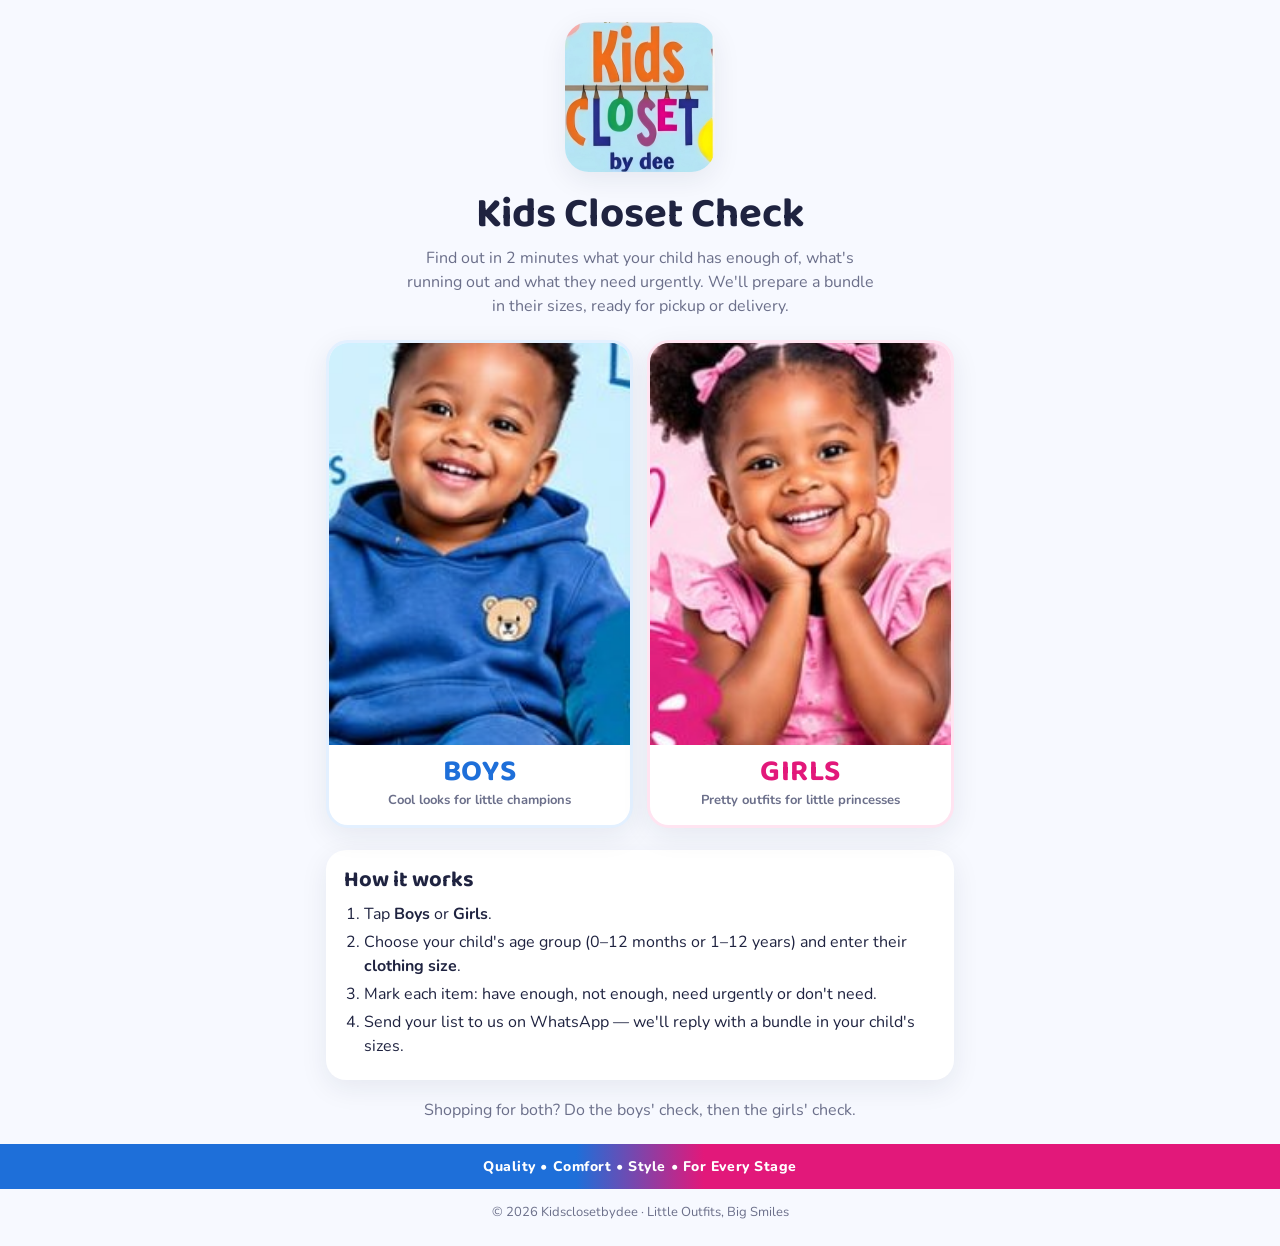
<file: index.html>
<!doctype html>
<html lang="en">
<head>
<meta charset="utf-8">
<meta name="viewport" content="width=device-width, initial-scale=1">
<title>Kids Closet Check · Kidsclosetbydee</title>
<meta name="description" content="Take 2 minutes to check your child's closet. Tap Boys or Girls to start.">
<meta property="og:title" content="Kids Closet Check · Kidsclosetbydee">
<meta property="og:description" content="Take 2 minutes to check your child's closet. Tap Boys or Girls to start.">
<meta property="og:image" content="assets/logo.jpg">
<link rel="icon" href="assets/logo.jpg">
<link rel="preconnect" href="https://fonts.googleapis.com">
<link rel="preconnect" href="https://fonts.gstatic.com" crossorigin>
<link href="https://fonts.googleapis.com/css2?family=Baloo+2:wght@700;800&family=Nunito:wght@400;600;700;800&display=swap" rel="stylesheet">
<link rel="stylesheet" href="assets/style.css">
</head>
<body class="landing">
<div class="wrap">
  <div class="brand"><img src="assets/logo.jpg" alt="Kids Closet by Dee"></div>
  <h1>Kids Closet Check</h1>
  <p class="lede">Find out in 2 minutes what your child has enough of, what's running out and what they need urgently. We'll prepare a bundle in their sizes, ready for pickup or delivery.</p>

  <div class="pick">
    <a class="boys" href="boys.html">
      <img src="assets/boy.jpg" alt="Smiling boy in a blue hoodie">
      <div class="label"><b>BOYS</b><span>Cool looks for little champions</span></div>
    </a>
    <a class="girls" href="girls.html">
      <img src="assets/girl.jpg" alt="Smiling girl in a pink dress">
      <div class="label"><b>GIRLS</b><span>Pretty outfits for little princesses</span></div>
    </a>
  </div>

  <div class="steps">
    <h2>How it works</h2>
    <ol>
      <li>Tap <b>Boys</b> or <b>Girls</b>.</li>
      <li>Choose your child's age group (0–12 months or 1–12 years) and enter their <b>clothing size</b>.</li>
      <li>Mark each item: have enough, not enough, need urgently or don't need.</li>
      <li>Send your list to us on WhatsApp — we'll reply with a bundle in your child's sizes.</li>
    </ol>
  </div>
  <p class="lede">Shopping for both? Do the boys' check, then the girls' check.</p>
</div>
<div class="ribbon">Quality • Comfort • Style • For Every Stage</div>
<footer>© <span id="y"></span> Kidsclosetbydee · Little Outfits, Big Smiles</footer>
<script>document.getElementById("y").textContent = new Date().getFullYear();</script>
</body>
</html>
</file>
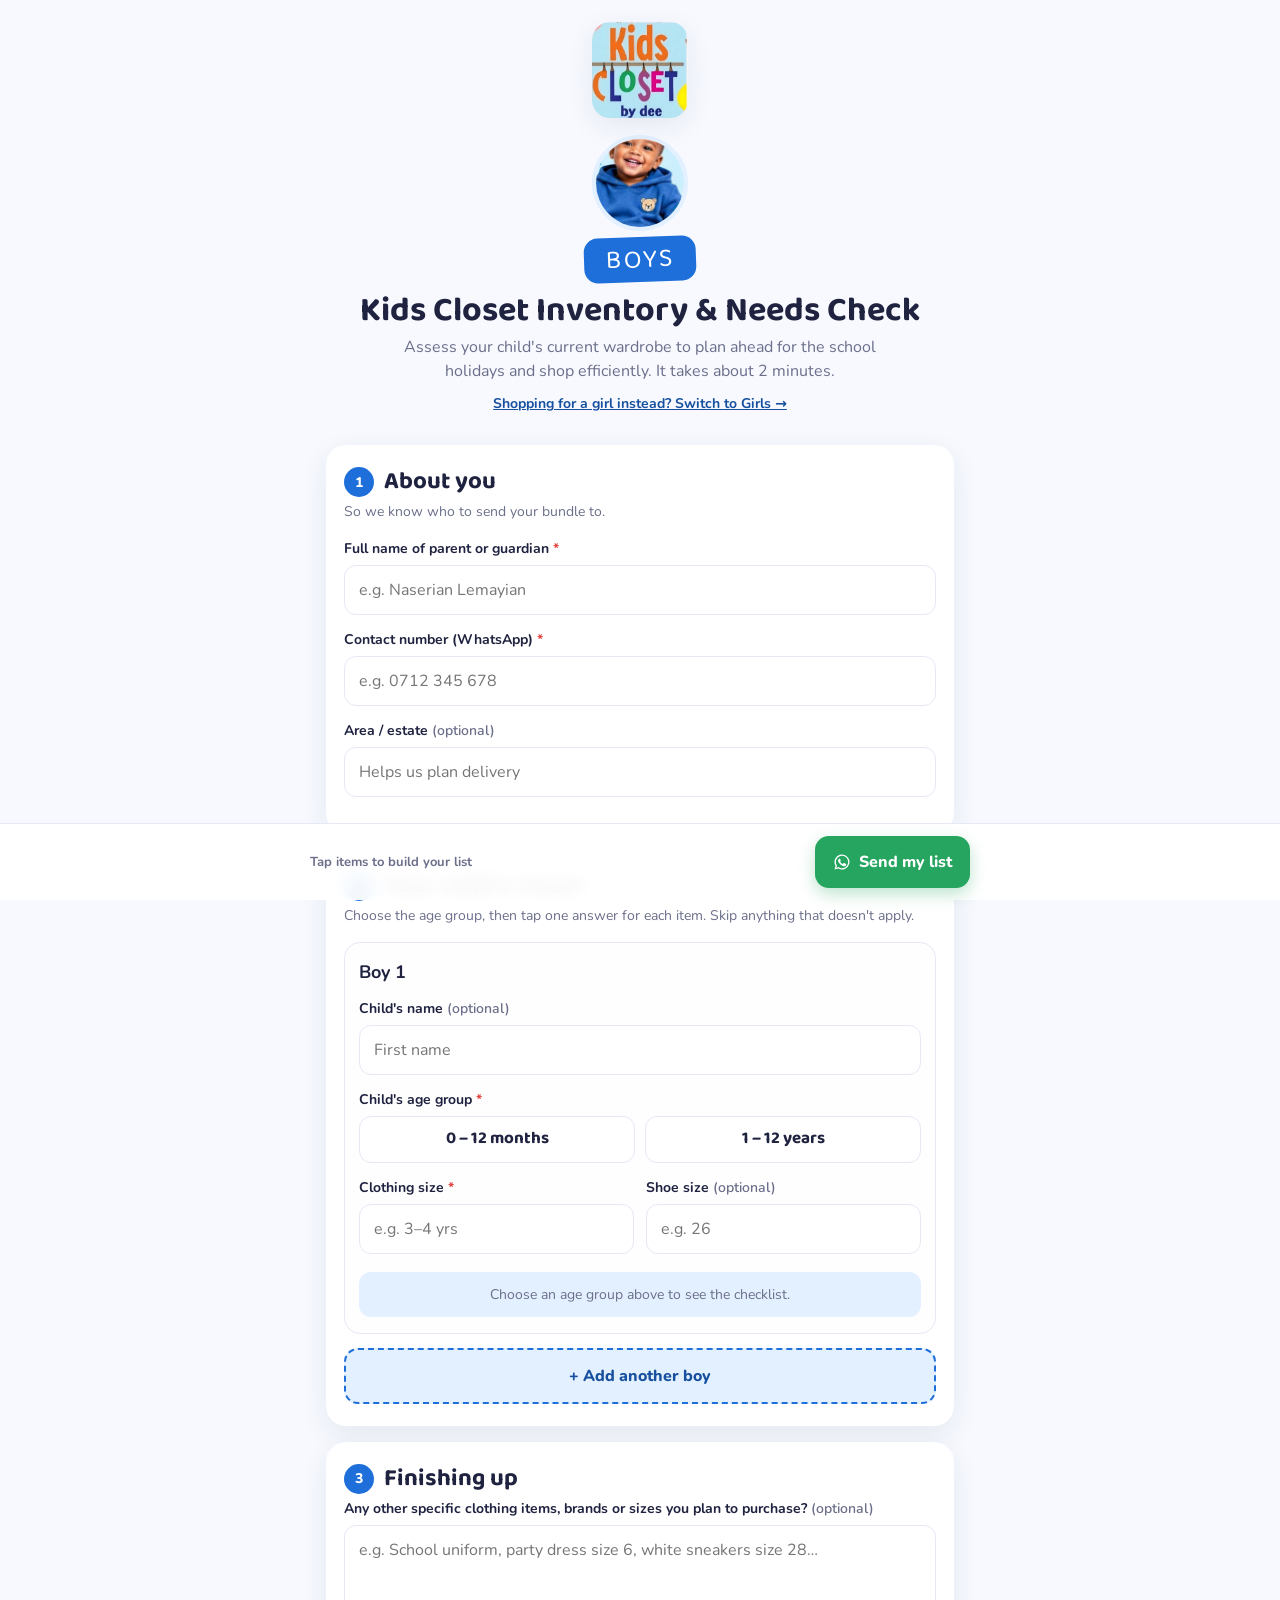
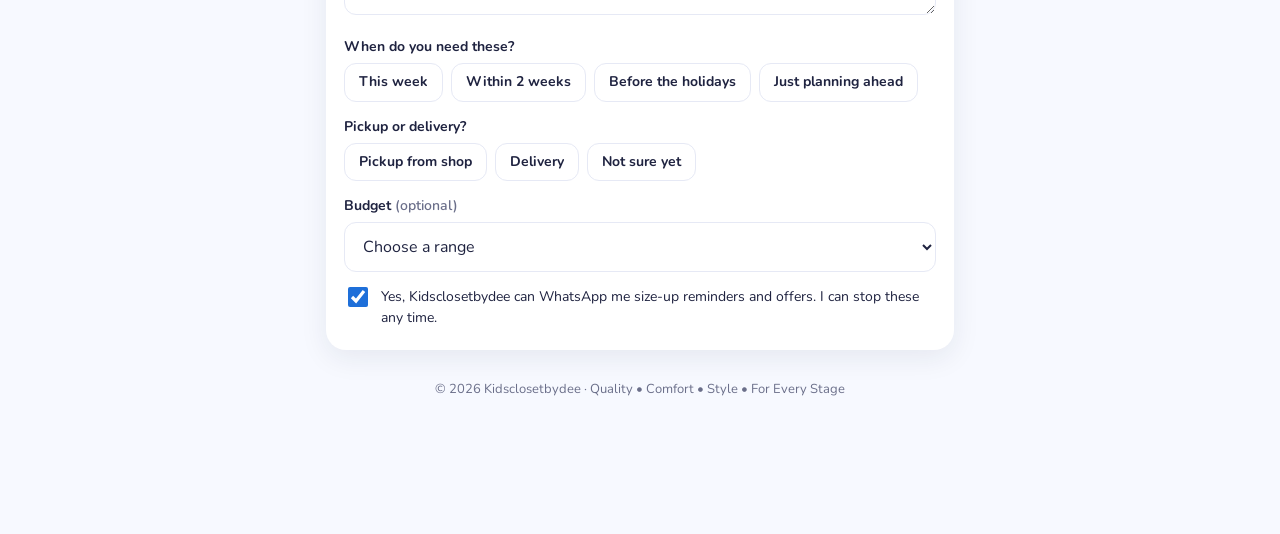
<file: boys.html>
<!doctype html>
<html lang="en">
<head>
<meta charset="utf-8">
<meta name="viewport" content="width=device-width, initial-scale=1">
<title>Boys Closet Check · Kidsclosetbydee</title>
<meta name="description" content="Check what your child has, what's not enough and what they need urgently. We'll prepare a bundle in their sizes.">
<meta property="og:title" content="Boys Closet Check · Kidsclosetbydee">
<meta property="og:description" content="Check what your child has, what's not enough and what they need urgently. We'll prepare a bundle in their sizes.">
<meta property="og:image" content="assets/logo.jpg">
<link rel="icon" href="assets/logo.jpg">
<link rel="preconnect" href="https://fonts.googleapis.com">
<link rel="preconnect" href="https://fonts.gstatic.com" crossorigin>
<link href="https://fonts.googleapis.com/css2?family=Baloo+2:wght@700;800&family=Nunito:wght@400;600;700;800&display=swap" rel="stylesheet">
<link rel="stylesheet" href="assets/style.css">
</head>
<body class="boys form-page" data-gender="boys">
<div class="wrap">
  <div class="brand"><a href="index.html"><img src="assets/logo.jpg" alt="Kids Closet by Dee"></a></div>

  <header class="page-head">
    <img class="hero-pic" src="assets/boy.jpg" alt="">
    <div class="tag">BOYS</div>
    <h1>Kids Closet Inventory &amp; Needs Check</h1>
    <p>Assess your child's current wardrobe to plan ahead for the school holidays and shop efficiently. It takes about 2 minutes.</p>
    <a class="switch" href="girls.html">Shopping for a girl instead? Switch to Girls →</a>
  </header>

  <main class="form-area">
    <section class="block">
      <h2><span class="num">1</span>About you</h2>
      <p class="hint">So we know who to send your bundle to.</p>
      <label class="field" id="f-name">
        <span>Full name of parent or guardian <span class="req">*</span></span>
        <input type="text" id="parentName" autocomplete="name" placeholder="e.g. Naserian Lemayian">
        <div class="err">Please add your name.</div>
      </label>
      <label class="field" id="f-phone">
        <span>Contact number (WhatsApp) <span class="req">*</span></span>
        <input type="tel" id="parentPhone" autocomplete="tel" inputmode="tel" placeholder="e.g. 0712 345 678">
        <div class="err">Please add a WhatsApp number we can reach you on.</div>
      </label>
      <label class="field">
        <span>Area / estate <span class="opt">(optional)</span></span>
        <input type="text" id="parentArea" placeholder="Helps us plan delivery">
      </label>
    </section>

    <section class="block">
      <h2><span class="num">2</span>Your child's closet</h2>
      <p class="hint">Choose the age group, then tap one answer for each item. Skip anything that doesn't apply.</p>
      <div id="children"></div>
      <button type="button" class="add-child" id="addChild">+ Add another boy</button>
    </section>

    <section class="block">
      <h2><span class="num">3</span>Finishing up</h2>
      <label class="field">
        <span>Any other specific clothing items, brands or sizes you plan to purchase? <span class="opt">(optional)</span></span>
        <textarea id="other" placeholder="e.g. School uniform, party dress size 6, white sneakers size 28…"></textarea>
      </label>
      <div class="field">
        <span>When do you need these?</span>
        <div class="chips" data-single="neededBy">
          <button type="button" class="chip" aria-pressed="false" data-v="This week">This week</button>
          <button type="button" class="chip" aria-pressed="false" data-v="Within 2 weeks">Within 2 weeks</button>
          <button type="button" class="chip" aria-pressed="false" data-v="Before the holidays">Before the holidays</button>
          <button type="button" class="chip" aria-pressed="false" data-v="Just planning ahead">Just planning ahead</button>
        </div>
      </div>
      <div class="field">
        <span>Pickup or delivery?</span>
        <div class="chips" data-single="delivery">
          <button type="button" class="chip" aria-pressed="false" data-v="Pickup from shop">Pickup from shop</button>
          <button type="button" class="chip" aria-pressed="false" data-v="Delivery">Delivery</button>
          <button type="button" class="chip" aria-pressed="false" data-v="Not sure yet">Not sure yet</button>
        </div>
      </div>
      <label class="field">
        <span>Budget <span class="opt">(optional)</span></span>
        <select id="budget"></select>
      </label>
      <label class="check">
        <input type="checkbox" id="consent" checked>
        <span>Yes, Kidsclosetbydee can WhatsApp me size-up reminders and offers. I can stop these any time.</span>
      </label>
    </section>
  </main>

  <div class="done">
    <img class="hero-pic" src="assets/boy.jpg" alt="">
    <h2>Almost done!</h2>
    <p>WhatsApp should open with your list ready. Just tap <b>Send</b> and we'll get back to you with a bundle in your child's sizes.</p>
    <div class="actions">
      <a class="send" id="openWa" href="#" target="_blank" rel="noopener"><svg width="18" height="18" viewBox="0 0 24 24" fill="currentColor" aria-hidden="true"><path d="M12 2a10 10 0 0 0-8.6 15.1L2 22l5-1.3A10 10 0 1 0 12 2zm0 18.2a8.2 8.2 0 0 1-4.2-1.2l-.3-.2-3 .8.8-2.9-.2-.3A8.2 8.2 0 1 1 12 20.2zm4.5-6.1c-.2-.1-1.5-.7-1.7-.8s-.4-.1-.6.1-.7.8-.8 1-.3.2-.5.1a6.7 6.7 0 0 1-3.3-2.9c-.2-.4.2-.4.7-1.3.1-.2 0-.3 0-.4l-.8-1.8c-.2-.5-.4-.4-.6-.4h-.5a1 1 0 0 0-.7.3 3 3 0 0 0-.9 2.2 5.2 5.2 0 0 0 1.1 2.7 11.8 11.8 0 0 0 4.5 4c1.7.7 2.3.8 3.2.6a2.7 2.7 0 0 0 1.8-1.3 2.2 2.2 0 0 0 .2-1.3c-.1-.1-.3-.2-.5-.3z"/></svg> Open WhatsApp</a>
      <button type="button" class="ghost" id="copyMsg">Copy my list instead</button>
      <a class="ghost" href="girls.html">Do a check for a girl too</a>
      <button type="button" class="link-btn" id="backEdit">Go back and edit</button>
    </div>
  </div>

  <footer id="footer"></footer>
</div>

<div class="bar">
  <div class="wrap">
    <div class="tally" id="tally">Tap items to build your list</div>
    <button type="button" class="send" id="sendBtn"><svg width="18" height="18" viewBox="0 0 24 24" fill="currentColor" aria-hidden="true"><path d="M12 2a10 10 0 0 0-8.6 15.1L2 22l5-1.3A10 10 0 1 0 12 2zm0 18.2a8.2 8.2 0 0 1-4.2-1.2l-.3-.2-3 .8.8-2.9-.2-.3A8.2 8.2 0 1 1 12 20.2zm4.5-6.1c-.2-.1-1.5-.7-1.7-.8s-.4-.1-.6.1-.7.8-.8 1-.3.2-.5.1a6.7 6.7 0 0 1-3.3-2.9c-.2-.4.2-.4.7-1.3.1-.2 0-.3 0-.4l-.8-1.8c-.2-.5-.4-.4-.6-.4h-.5a1 1 0 0 0-.7.3 3 3 0 0 0-.9 2.2 5.2 5.2 0 0 0 1.1 2.7 11.8 11.8 0 0 0 4.5 4c1.7.7 2.3.8 3.2.6a2.7 2.7 0 0 0 1.8-1.3 2.2 2.2 0 0 0 .2-1.3c-.1-.1-.3-.2-.5-.3z"/></svg> Send my list</button>
  </div>
</div>

<script src="assets/app.js"></script>
</body>
</html>
</file>
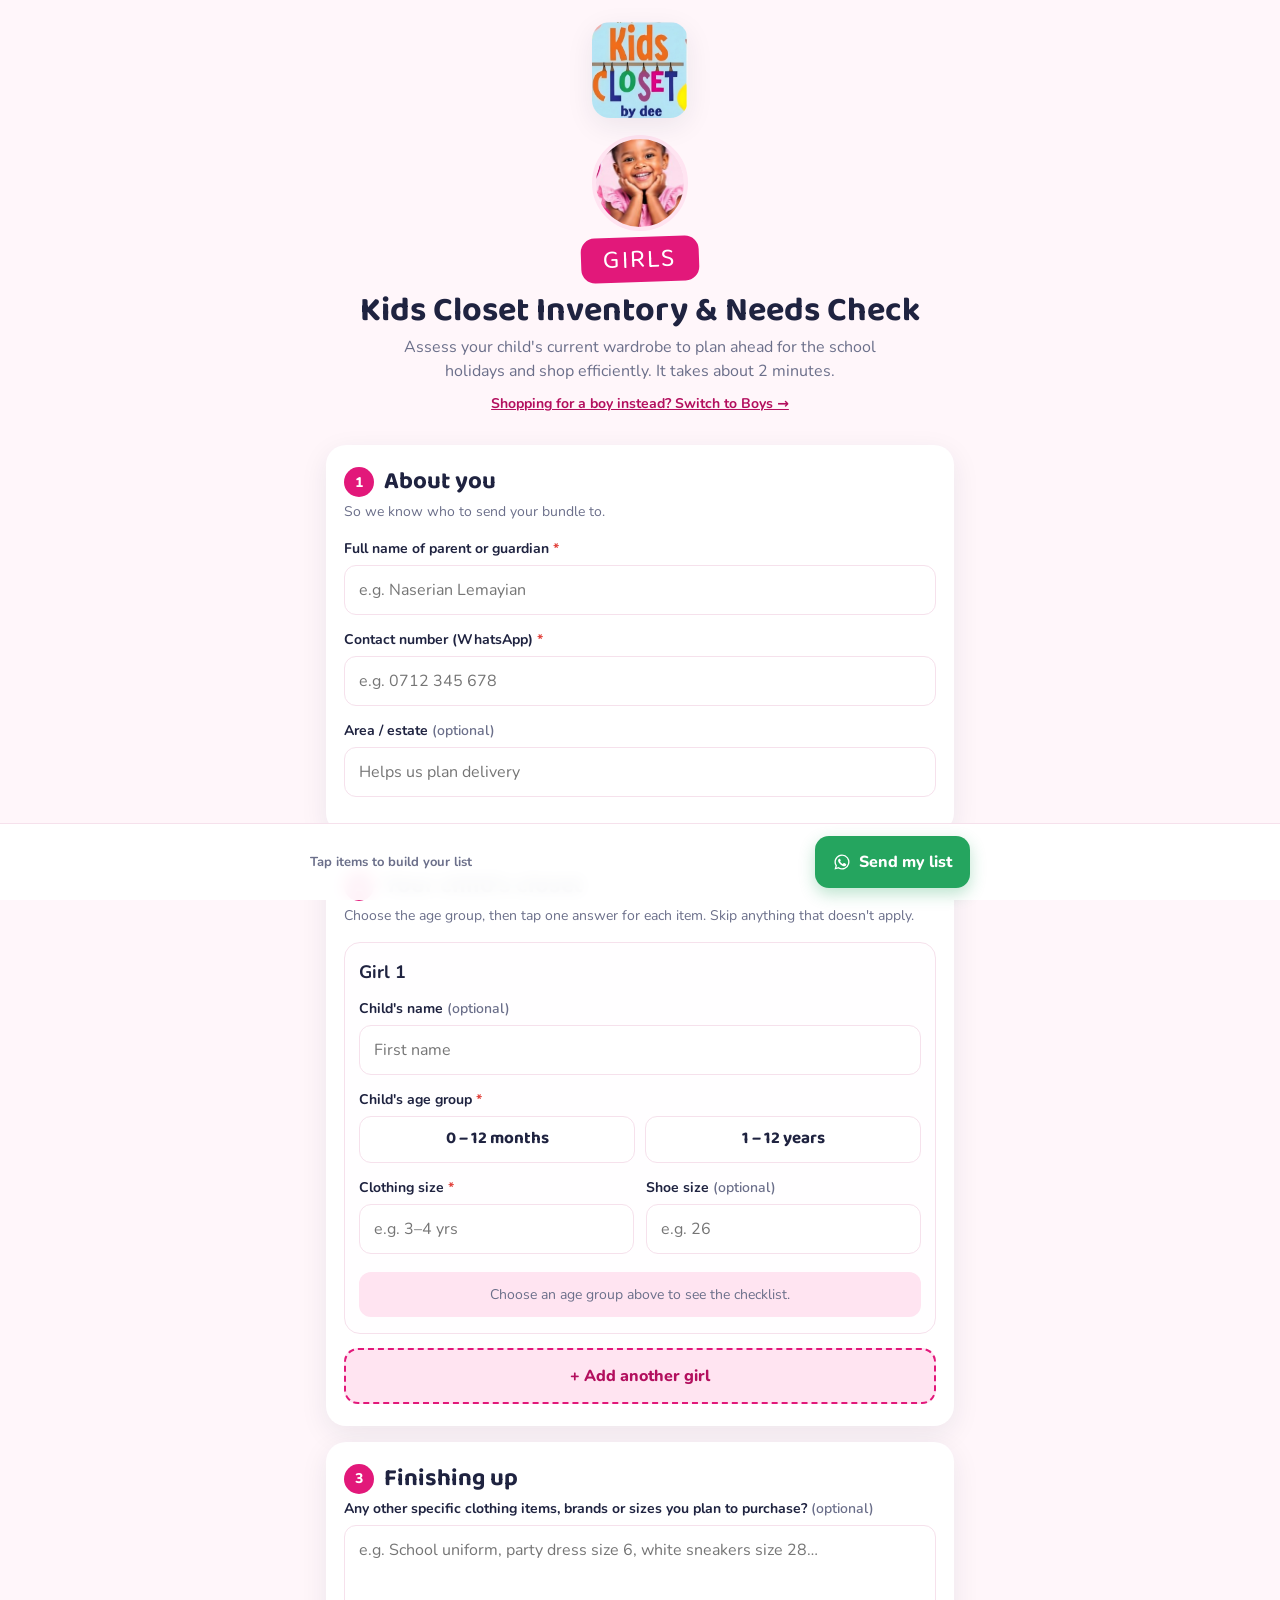
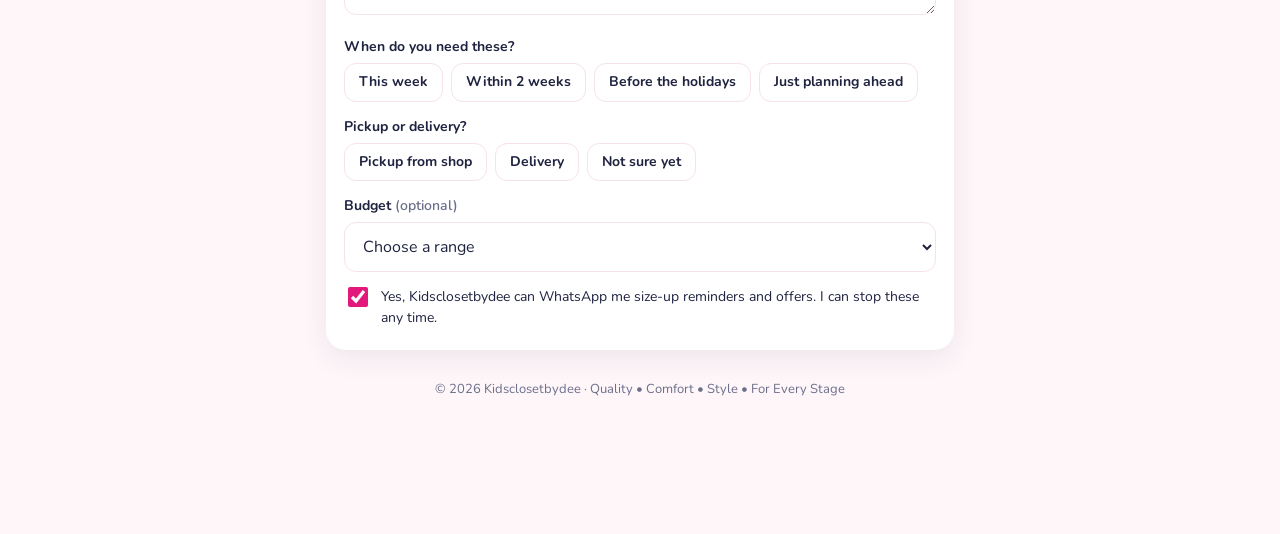
<file: girls.html>
<!doctype html>
<html lang="en">
<head>
<meta charset="utf-8">
<meta name="viewport" content="width=device-width, initial-scale=1">
<title>Girls Closet Check · Kidsclosetbydee</title>
<meta name="description" content="Check what your child has, what's not enough and what they need urgently. We'll prepare a bundle in their sizes.">
<meta property="og:title" content="Girls Closet Check · Kidsclosetbydee">
<meta property="og:description" content="Check what your child has, what's not enough and what they need urgently. We'll prepare a bundle in their sizes.">
<meta property="og:image" content="assets/logo.jpg">
<link rel="icon" href="assets/logo.jpg">
<link rel="preconnect" href="https://fonts.googleapis.com">
<link rel="preconnect" href="https://fonts.gstatic.com" crossorigin>
<link href="https://fonts.googleapis.com/css2?family=Baloo+2:wght@700;800&family=Nunito:wght@400;600;700;800&display=swap" rel="stylesheet">
<link rel="stylesheet" href="assets/style.css">
</head>
<body class="girls form-page" data-gender="girls">
<div class="wrap">
  <div class="brand"><a href="index.html"><img src="assets/logo.jpg" alt="Kids Closet by Dee"></a></div>

  <header class="page-head">
    <img class="hero-pic" src="assets/girl.jpg" alt="">
    <div class="tag">GIRLS</div>
    <h1>Kids Closet Inventory &amp; Needs Check</h1>
    <p>Assess your child's current wardrobe to plan ahead for the school holidays and shop efficiently. It takes about 2 minutes.</p>
    <a class="switch" href="boys.html">Shopping for a boy instead? Switch to Boys →</a>
  </header>

  <main class="form-area">
    <section class="block">
      <h2><span class="num">1</span>About you</h2>
      <p class="hint">So we know who to send your bundle to.</p>
      <label class="field" id="f-name">
        <span>Full name of parent or guardian <span class="req">*</span></span>
        <input type="text" id="parentName" autocomplete="name" placeholder="e.g. Naserian Lemayian">
        <div class="err">Please add your name.</div>
      </label>
      <label class="field" id="f-phone">
        <span>Contact number (WhatsApp) <span class="req">*</span></span>
        <input type="tel" id="parentPhone" autocomplete="tel" inputmode="tel" placeholder="e.g. 0712 345 678">
        <div class="err">Please add a WhatsApp number we can reach you on.</div>
      </label>
      <label class="field">
        <span>Area / estate <span class="opt">(optional)</span></span>
        <input type="text" id="parentArea" placeholder="Helps us plan delivery">
      </label>
    </section>

    <section class="block">
      <h2><span class="num">2</span>Your child's closet</h2>
      <p class="hint">Choose the age group, then tap one answer for each item. Skip anything that doesn't apply.</p>
      <div id="children"></div>
      <button type="button" class="add-child" id="addChild">+ Add another girl</button>
    </section>

    <section class="block">
      <h2><span class="num">3</span>Finishing up</h2>
      <label class="field">
        <span>Any other specific clothing items, brands or sizes you plan to purchase? <span class="opt">(optional)</span></span>
        <textarea id="other" placeholder="e.g. School uniform, party dress size 6, white sneakers size 28…"></textarea>
      </label>
      <div class="field">
        <span>When do you need these?</span>
        <div class="chips" data-single="neededBy">
          <button type="button" class="chip" aria-pressed="false" data-v="This week">This week</button>
          <button type="button" class="chip" aria-pressed="false" data-v="Within 2 weeks">Within 2 weeks</button>
          <button type="button" class="chip" aria-pressed="false" data-v="Before the holidays">Before the holidays</button>
          <button type="button" class="chip" aria-pressed="false" data-v="Just planning ahead">Just planning ahead</button>
        </div>
      </div>
      <div class="field">
        <span>Pickup or delivery?</span>
        <div class="chips" data-single="delivery">
          <button type="button" class="chip" aria-pressed="false" data-v="Pickup from shop">Pickup from shop</button>
          <button type="button" class="chip" aria-pressed="false" data-v="Delivery">Delivery</button>
          <button type="button" class="chip" aria-pressed="false" data-v="Not sure yet">Not sure yet</button>
        </div>
      </div>
      <label class="field">
        <span>Budget <span class="opt">(optional)</span></span>
        <select id="budget"></select>
      </label>
      <label class="check">
        <input type="checkbox" id="consent" checked>
        <span>Yes, Kidsclosetbydee can WhatsApp me size-up reminders and offers. I can stop these any time.</span>
      </label>
    </section>
  </main>

  <div class="done">
    <img class="hero-pic" src="assets/girl.jpg" alt="">
    <h2>Almost done!</h2>
    <p>WhatsApp should open with your list ready. Just tap <b>Send</b> and we'll get back to you with a bundle in your child's sizes.</p>
    <div class="actions">
      <a class="send" id="openWa" href="#" target="_blank" rel="noopener"><svg width="18" height="18" viewBox="0 0 24 24" fill="currentColor" aria-hidden="true"><path d="M12 2a10 10 0 0 0-8.6 15.1L2 22l5-1.3A10 10 0 1 0 12 2zm0 18.2a8.2 8.2 0 0 1-4.2-1.2l-.3-.2-3 .8.8-2.9-.2-.3A8.2 8.2 0 1 1 12 20.2zm4.5-6.1c-.2-.1-1.5-.7-1.7-.8s-.4-.1-.6.1-.7.8-.8 1-.3.2-.5.1a6.7 6.7 0 0 1-3.3-2.9c-.2-.4.2-.4.7-1.3.1-.2 0-.3 0-.4l-.8-1.8c-.2-.5-.4-.4-.6-.4h-.5a1 1 0 0 0-.7.3 3 3 0 0 0-.9 2.2 5.2 5.2 0 0 0 1.1 2.7 11.8 11.8 0 0 0 4.5 4c1.7.7 2.3.8 3.2.6a2.7 2.7 0 0 0 1.8-1.3 2.2 2.2 0 0 0 .2-1.3c-.1-.1-.3-.2-.5-.3z"/></svg> Open WhatsApp</a>
      <button type="button" class="ghost" id="copyMsg">Copy my list instead</button>
      <a class="ghost" href="boys.html">Do a check for a boy too</a>
      <button type="button" class="link-btn" id="backEdit">Go back and edit</button>
    </div>
  </div>

  <footer id="footer"></footer>
</div>

<div class="bar">
  <div class="wrap">
    <div class="tally" id="tally">Tap items to build your list</div>
    <button type="button" class="send" id="sendBtn"><svg width="18" height="18" viewBox="0 0 24 24" fill="currentColor" aria-hidden="true"><path d="M12 2a10 10 0 0 0-8.6 15.1L2 22l5-1.3A10 10 0 1 0 12 2zm0 18.2a8.2 8.2 0 0 1-4.2-1.2l-.3-.2-3 .8.8-2.9-.2-.3A8.2 8.2 0 1 1 12 20.2zm4.5-6.1c-.2-.1-1.5-.7-1.7-.8s-.4-.1-.6.1-.7.8-.8 1-.3.2-.5.1a6.7 6.7 0 0 1-3.3-2.9c-.2-.4.2-.4.7-1.3.1-.2 0-.3 0-.4l-.8-1.8c-.2-.5-.4-.4-.6-.4h-.5a1 1 0 0 0-.7.3 3 3 0 0 0-.9 2.2 5.2 5.2 0 0 0 1.1 2.7 11.8 11.8 0 0 0 4.5 4c1.7.7 2.3.8 3.2.6a2.7 2.7 0 0 0 1.8-1.3 2.2 2.2 0 0 0 .2-1.3c-.1-.1-.3-.2-.5-.3z"/></svg> Send my list</button>
  </div>
</div>

<script src="assets/app.js"></script>
</body>
</html>
</file>
<file: assets/style.css>
/* Kidsclosetbydee — Kids Closet Check */
:root{
  --bg:#F7F9FF;
  --card:#FFFFFF;
  --ink:#1F2340;
  --muted:#6B6F8A;
  --line:#E6E9F5;
  --blue:#1E6FD9;
  --blue-deep:#16509E;
  --blue-soft:#E3F0FF;
  --pink:#E2187A;
  --pink-deep:#B30F5E;
  --pink-soft:#FFE4F1;
  --accent:var(--blue);
  --accent-deep:var(--blue-deep);
  --accent-soft:var(--blue-soft);
  --enough:#2F9E6E;
  --notenough:#D9901E;
  --urgent:#E2453F;
  --none:#8A8FA8;
  --radius:20px;
  --shadow:0 8px 28px rgba(31,35,64,.08);
}
body.girls{
  --bg:#FFF6FA;
  --line:#F6E1EC;
  --accent:var(--pink);
  --accent-deep:var(--pink-deep);
  --accent-soft:var(--pink-soft);
}
*{box-sizing:border-box}
html{-webkit-text-size-adjust:100%}
body{
  margin:0;background:var(--bg);color:var(--ink);
  font-family:"Nunito",system-ui,-apple-system,"Segoe UI",sans-serif;
  font-size:16px;line-height:1.5;
}
body.form-page{padding-bottom:110px}
.wrap{max-width:660px;margin:0 auto;padding:0 16px}
a{color:inherit}
h1,h2,.display{font-family:"Baloo 2","Nunito",sans-serif;line-height:1.1}

/* ---------- Brand header ---------- */
.brand{display:flex;flex-direction:column;align-items:center;padding:22px 0 6px}
.brand img{width:150px;height:150px;object-fit:cover;border-radius:24px;box-shadow:var(--shadow)}
body.form-page .brand img{width:96px;height:96px;border-radius:18px}
.brand a{display:block}

/* ---------- Landing ---------- */
.landing h1{font-size:clamp(30px,8vw,42px);text-align:center;margin:14px 0 8px}
.landing .lede{text-align:center;color:var(--muted);max-width:480px;margin:0 auto 22px}
.pick{display:grid;grid-template-columns:1fr 1fr;gap:14px;margin:0 0 22px}
.pick a{
  text-decoration:none;border-radius:22px;overflow:hidden;background:var(--card);
  box-shadow:var(--shadow);display:flex;flex-direction:column;transition:transform .15s;
  border:3px solid transparent;
}
.pick a:active{transform:scale(.98)}
.pick a.boys{border-color:var(--blue-soft)}
.pick a.girls{border-color:var(--pink-soft)}
.pick img{width:100%;aspect-ratio:3/4;object-fit:cover;display:block}
.pick .label{padding:12px 10px 14px;text-align:center}
.pick .label b{display:block;font-family:"Baloo 2",sans-serif;font-size:30px;line-height:1;letter-spacing:.02em}
.pick .boys b{color:var(--blue)}
.pick .girls b{color:var(--pink)}
.pick .label span{font-size:13px;color:var(--muted);font-weight:700}
.steps{background:var(--card);border-radius:var(--radius);box-shadow:var(--shadow);padding:18px;margin:0 0 18px}
.steps h2{font-size:22px;margin:0 0 10px}
.steps ol{margin:0;padding-left:20px}
.steps li{margin:4px 0}
.ribbon{
  text-align:center;font-weight:800;color:#fff;padding:12px 16px;margin-top:8px;
  background:linear-gradient(90deg,var(--blue) 0%,var(--blue) 45%,var(--pink) 55%,var(--pink) 100%);
  letter-spacing:.04em;font-size:14px;
}

/* ---------- Form page header ---------- */
.page-head{text-align:center;padding:4px 0 14px}
.tag{
  display:inline-block;background:var(--accent);color:#fff;font-family:"Baloo 2",sans-serif;
  font-size:26px;letter-spacing:.06em;padding:4px 22px 2px;border-radius:14px;margin:6px 0 10px;
  transform:rotate(-2deg);
}
.page-head h1{font-size:clamp(26px,7vw,34px);margin:0 0 6px}
.page-head p{color:var(--muted);margin:0 auto;max-width:480px}
.hero-pic{width:96px;height:96px;border-radius:50%;object-fit:cover;border:4px solid var(--accent-soft);display:block;margin:0 auto}
.switch{display:inline-block;margin-top:10px;font-size:14px;font-weight:700;color:var(--accent-deep)}

/* ---------- Blocks ---------- */
section.block{background:var(--card);border-radius:var(--radius);box-shadow:var(--shadow);padding:22px 18px;margin:16px 0}
.block h2{font-size:24px;margin:0 0 4px;display:flex;align-items:center;gap:10px}
.num{width:30px;height:30px;border-radius:50%;background:var(--accent);color:#fff;font-family:"Nunito",sans-serif;font-size:14px;font-weight:800;display:inline-grid;place-items:center;flex:none}
.hint{color:var(--muted);font-size:14px;margin:0 0 16px}

label.field,div.field{display:block;margin:0 0 14px}
.field > span{display:block;font-weight:700;font-size:14px;margin-bottom:6px}
.req{color:var(--urgent)}
.opt{color:var(--muted);font-weight:600}
input[type=text],input[type=tel],select,textarea{
  width:100%;font:inherit;color:inherit;background:#FFFFFF;
  border:1.5px solid var(--line);border-radius:12px;padding:12px 14px;outline:none;
  transition:border-color .15s, box-shadow .15s;
}
textarea{min-height:90px;resize:vertical}
input:focus,select:focus,textarea:focus{border-color:var(--accent);box-shadow:0 0 0 4px var(--accent-soft)}
.row2{display:grid;grid-template-columns:1fr 1fr;gap:12px}
.err{color:var(--urgent);font-size:13px;font-weight:700;margin-top:6px;display:none}
.invalid .err{display:block}
.invalid input{border-color:var(--urgent)}

/* Chips */
.chips{display:flex;flex-wrap:wrap;gap:8px}
.chip{
  font:inherit;font-size:14px;font-weight:700;color:var(--ink);cursor:pointer;
  background:#fff;border:1.5px solid var(--line);border-radius:12px;padding:10px 14px;
  line-height:1.2;transition:all .15s;text-align:center;
}
.chip small{display:block;font-weight:600;color:var(--muted);font-size:12px;margin-top:2px}
.chip[aria-pressed=true]{background:var(--accent);border-color:var(--accent);color:#fff}
.chip[aria-pressed=true] small{color:rgba(255,255,255,.85)}
.ages{display:grid;grid-template-columns:1fr 1fr;gap:10px}
.ages .chip{font-size:17px;font-family:"Baloo 2",sans-serif;padding:12px}

/* Child card */
.child{border:1.5px solid var(--line);border-radius:16px;padding:16px 14px;margin:0 0 14px;background:#FFFEFF}
.child-head{display:flex;justify-content:space-between;align-items:center;margin-bottom:12px}
.child-head h3{margin:0;font-size:18px}
.link-btn{font:inherit;font-size:13px;font-weight:700;color:var(--muted);background:none;border:0;cursor:pointer;padding:6px;text-decoration:underline}
.add-child{
  width:100%;font:inherit;font-weight:800;color:var(--accent-deep);cursor:pointer;
  background:var(--accent-soft);border:2px dashed var(--accent);border-radius:14px;padding:14px;
}

/* Items grid */
.legend{display:grid;grid-template-columns:1fr 1fr;gap:4px 12px;font-size:12px;font-weight:700;color:var(--muted);margin:6px 0 8px;background:var(--accent-soft);border-radius:12px;padding:10px 12px}
.dot{display:inline-block;width:10px;height:10px;border-radius:50%;margin-right:5px;vertical-align:-1px}
.list-title{font-size:12px;font-weight:800;letter-spacing:.08em;text-transform:uppercase;color:var(--accent-deep);margin:14px 0 4px}
.item{padding:10px 0;border-top:1px solid var(--line)}
.item:first-of-type{border-top:0}
.item-name{font-weight:800;font-size:15px;margin-bottom:6px;display:flex;align-items:center;gap:8px}
.item-name::before{content:"✓";color:var(--accent);font-weight:900}
.seg{display:grid;grid-template-columns:repeat(4,1fr);gap:5px}
.seg button{
  font:inherit;font-size:12px;font-weight:800;cursor:pointer;line-height:1.15;
  border:1.5px solid var(--line);background:#fff;color:var(--muted);
  border-radius:10px;padding:8px 4px;transition:all .12s;
}
.seg button[data-s=enough][aria-pressed=true]{background:var(--enough);border-color:var(--enough);color:#fff}
.seg button[data-s=notenough][aria-pressed=true]{background:var(--notenough);border-color:var(--notenough);color:#fff}
.seg button[data-s=urgent][aria-pressed=true]{background:var(--urgent);border-color:var(--urgent);color:#fff}
.seg button[data-s=none][aria-pressed=true]{background:var(--none);border-color:var(--none);color:#fff}
.pick-age{color:var(--muted);font-size:14px;background:var(--accent-soft);border-radius:12px;padding:12px;text-align:center;margin-top:4px}

.check{display:flex;gap:10px;align-items:flex-start;font-size:14px;cursor:pointer}
.check input{width:20px;height:20px;accent-color:var(--accent);flex:none;margin-top:1px}

/* Sticky submit */
.bar{
  position:fixed;left:0;right:0;bottom:0;z-index:5;
  background:rgba(255,255,255,.94);backdrop-filter:blur(8px);-webkit-backdrop-filter:blur(8px);
  border-top:1px solid var(--line);padding:12px 16px calc(12px + env(safe-area-inset-bottom));
}
.bar .wrap{display:flex;align-items:center;gap:12px;padding:0}
.tally{font-size:13px;font-weight:700;color:var(--muted);flex:1;min-width:0;line-height:1.3}
.tally b{color:var(--ink)}
.send{
  font:inherit;font-weight:800;font-size:16px;color:#fff;cursor:pointer;
  background:#25A55F;border:0;border-radius:14px;padding:14px 18px;
  display:inline-flex;align-items:center;gap:8px;white-space:nowrap;
  box-shadow:0 6px 16px rgba(37,165,95,.3);text-decoration:none;
}
.send:active{transform:translateY(1px)}

/* Done screen */
.done{display:none;text-align:center;padding:40px 0}
.done h2{font-size:34px;margin:14px 0 8px}
.done p{color:var(--muted);max-width:420px;margin:0 auto 18px}
.done .actions{display:flex;flex-direction:column;gap:10px;align-items:center}
.ghost{font:inherit;font-weight:700;color:var(--accent-deep);background:var(--card);border:1.5px solid var(--line);border-radius:12px;padding:11px 16px;cursor:pointer;text-decoration:none}
body.is-done .form-area,body.is-done .bar,body.is-done .page-head{display:none}
body.is-done .done{display:block}

footer{text-align:center;color:var(--muted);font-size:13px;padding:14px 0 24px}

@media (max-width:380px){
  .seg button{font-size:11px;padding:8px 2px}
}
</file>
